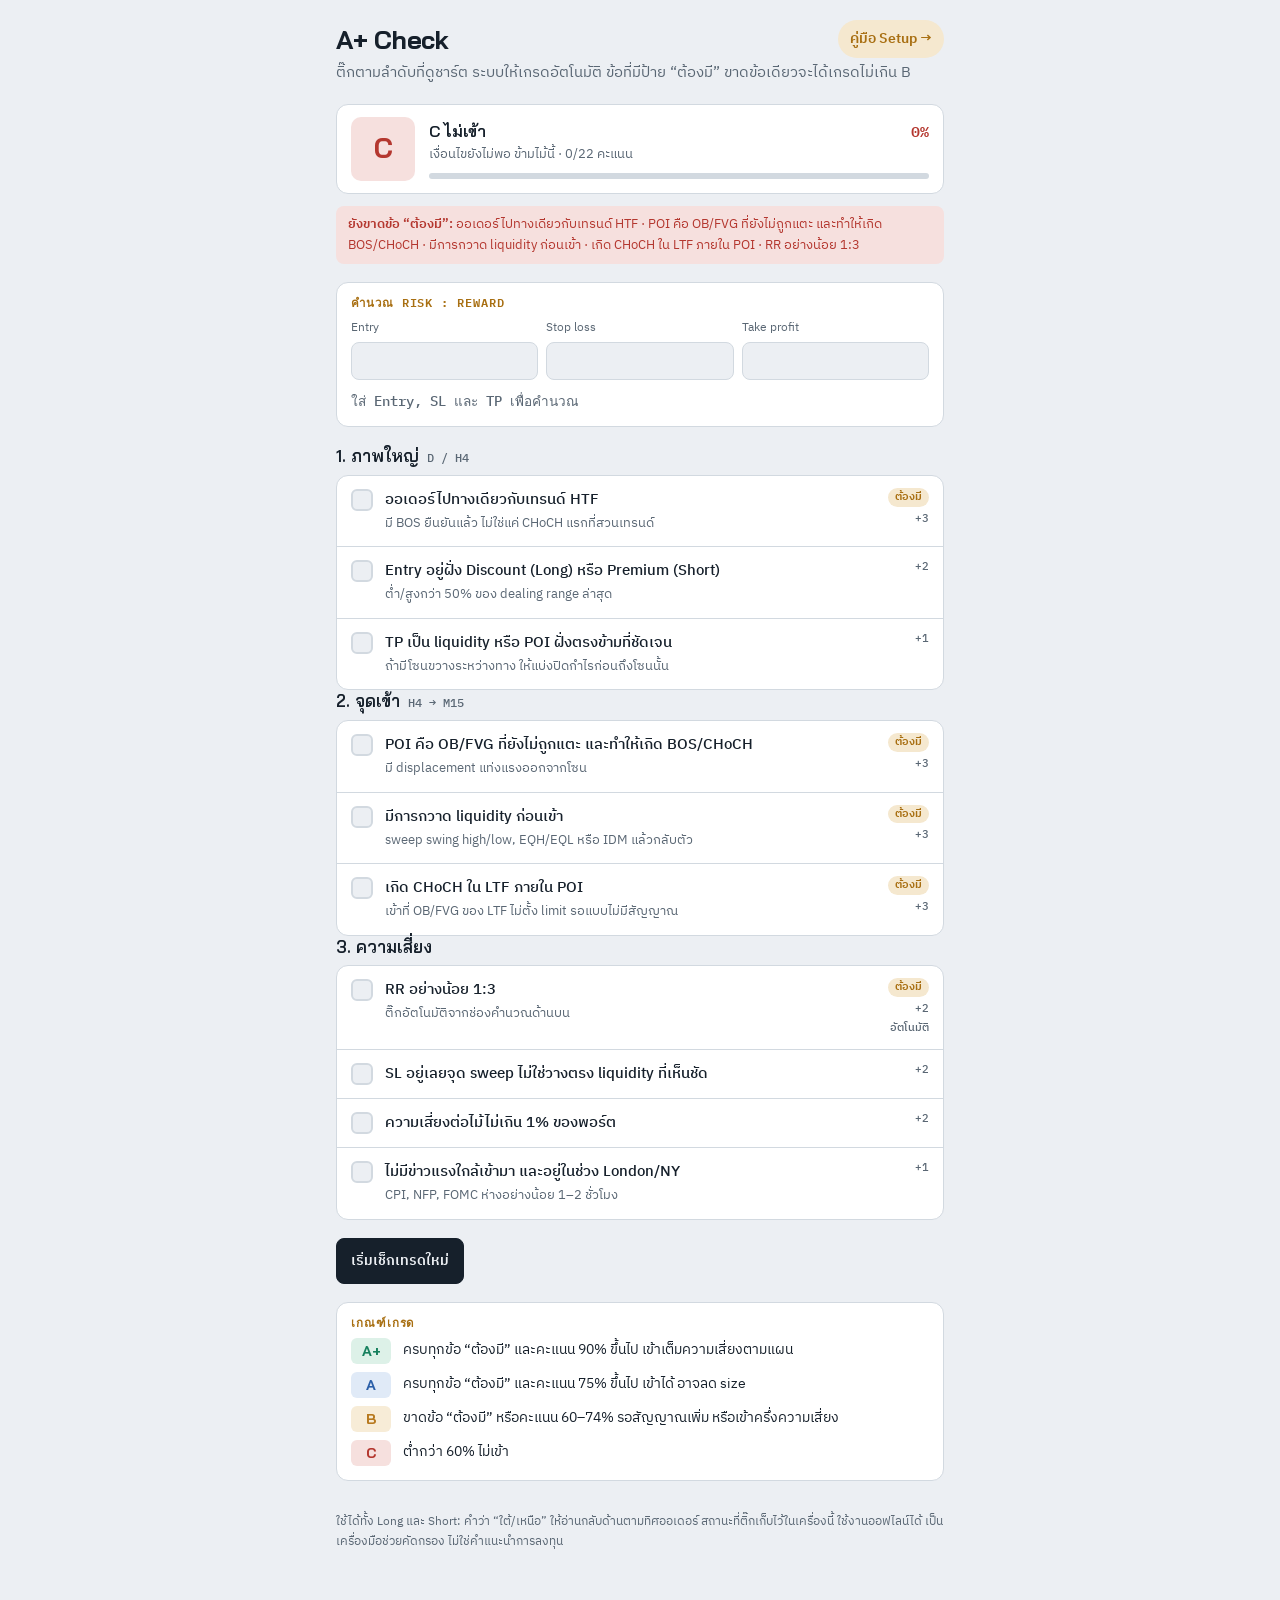
<file: aplus/index.html>
<!doctype html>
<html lang="th">
<head>
<meta charset="utf-8">
<meta name="viewport" content="width=device-width, initial-scale=1, viewport-fit=cover">
<title>A+ Check</title>
<meta name="description" content="เช็กลิสต์ SMC ก่อนเข้าเทรด พร้อมคำนวณ RR และให้เกรด A+/A/B/C">
<meta name="theme-color" content="#ECEFF3" media="(prefers-color-scheme: light)">
<meta name="theme-color" content="#0F151C" media="(prefers-color-scheme: dark)">
<meta name="apple-mobile-web-app-capable" content="yes">
<meta name="mobile-web-app-capable" content="yes">
<meta name="apple-mobile-web-app-status-bar-style" content="default">
<meta name="apple-mobile-web-app-title" content="A+ Check">
<link rel="manifest" href="manifest.json">
<link rel="icon" href="icon.svg" type="image/svg+xml">
<link rel="apple-touch-icon" href="icon-192.png">
<link rel="stylesheet" href="https://fonts.googleapis.com/css2?family=Bai+Jamjuree:wght@500;600;700&family=IBM+Plex+Sans+Thai:wght@400;500;600&family=IBM+Plex+Mono:wght@500;600&display=swap">
<style>
/* Layout: one narrow column, sticky grade bar on top, items grouped by the order you check a chart (HTF → POI → liquidity → LTF → risk → context) */
:root{
  --bg:#ECEFF3; --surface:#FFFFFF; --ink:#16202B; --muted:#5A6774; --line:#D2D9E0;
  --accent:#A86F12; --accent-soft:#F5E8CF;
  --good:#17805E; --info:#2B5FA8; --warn:#B7791F; --bad:#B4372F;
  --good-bg:#DDF1E8; --info-bg:#E0EAF7; --warn-bg:#F7ECD7; --bad-bg:#F6E0DE;
  --display:"Bai Jamjuree","IBM Plex Sans Thai",system-ui,sans-serif;
  --body:"IBM Plex Sans Thai",system-ui,sans-serif;
  --mono:"IBM Plex Mono",ui-monospace,Menlo,monospace;
}
@media (prefers-color-scheme:dark){:root:not([data-theme="light"]){
  --bg:#0F151C; --surface:#18212B; --ink:#E5EBF1; --muted:#8E9BA8; --line:#2A3543;
  --accent:#E3A940; --accent-soft:#3A2E17;
  --good:#4CC79A; --info:#7AA7EA; --warn:#E3A940; --bad:#EE7A70;
  --good-bg:#15372B; --info-bg:#1A2B44; --warn-bg:#3A2E17; --bad-bg:#3F1F1C; color-scheme:dark}}
:root[data-theme="dark"]{
  --bg:#0F151C; --surface:#18212B; --ink:#E5EBF1; --muted:#8E9BA8; --line:#2A3543;
  --accent:#E3A940; --accent-soft:#3A2E17;
  --good:#4CC79A; --info:#7AA7EA; --warn:#E3A940; --bad:#EE7A70;
  --good-bg:#15372B; --info-bg:#1A2B44; --warn-bg:#3A2E17; --bad-bg:#3F1F1C; color-scheme:dark}

*{box-sizing:border-box}
html{padding-top:env(safe-area-inset-top,0px);padding-bottom:env(safe-area-inset-bottom,0px);-webkit-text-size-adjust:100%}
body{margin:0;-webkit-tap-highlight-color:transparent}
[hidden]{display:none!important}
body{background:var(--bg);color:var(--ink);font:15px/1.6 var(--body)}
body::before{content:"";position:fixed;inset:0 0 auto;height:env(safe-area-inset-top,0px);z-index:10;background:var(--bg)}
.wrap{max-width:640px;margin:0 auto;padding-left:max(16px,env(safe-area-inset-left,0px));padding-right:max(16px,env(safe-area-inset-right,0px));padding-block:20px 48px;display:flex;flex-direction:column;gap:18px}
h1{font:700 1.6rem/1.2 var(--display);margin:0;text-wrap:balance;letter-spacing:-.01em}
.hrow{display:flex;align-items:center;justify-content:space-between;gap:12px;flex-wrap:wrap}
.guide{font:600 .85rem var(--body);color:var(--accent);background:var(--accent-soft);text-decoration:none;padding:8px 12px;border-radius:999px;white-space:nowrap}
.guide:focus-visible{outline:2px solid var(--accent);outline-offset:2px}
.lede{margin:4px 0 0;color:var(--muted);font-size:.92rem}

.bar{position:sticky;top:env(safe-area-inset-top,0px);z-index:5;background:var(--bg);padding-block:10px;margin-block:-10px}
.grade{display:flex;align-items:center;gap:14px;background:var(--surface);border:1px solid var(--line);border-radius:12px;padding:12px 14px}
.badge{flex:none;width:64px;height:64px;border-radius:10px;display:grid;place-items:center;font:700 1.7rem/1 var(--display);background:var(--g-bg);color:var(--g)}
.gtext{min-width:0;flex:1}
.gtitle{font:600 1rem/1.3 var(--display)}
.gsub{font-size:.82rem;color:var(--muted)}
.meter{height:6px;border-radius:3px;background:var(--line);margin-top:8px;overflow:hidden}
.meter span{display:block;height:100%;background:var(--g);transition:width .25s}
.score{font:600 .95rem var(--mono);font-variant-numeric:tabular-nums;color:var(--g)}
.missing{margin:-6px 0 0;padding:8px 12px;border-radius:8px;background:var(--bad-bg);color:var(--bad);font-size:.82rem}
.missing b{font-weight:600}

.card{background:var(--surface);border:1px solid var(--line);border-radius:12px;padding:14px}
.eyebrow{font:600 .72rem/1 var(--mono);letter-spacing:.08em;text-transform:uppercase;color:var(--accent)}
.rr-grid{display:grid;grid-template-columns:repeat(3,minmax(0,1fr));gap:8px;margin-top:10px}
.rr-grid label{display:flex;flex-direction:column;gap:4px;font-size:.78rem;color:var(--muted);min-width:0}
input[type=number]{width:100%;min-width:0;font:500 .95rem var(--mono);font-variant-numeric:tabular-nums;padding:8px;border:1px solid var(--line);border-radius:8px;background:var(--bg);color:var(--ink)}
input[type=number]:focus-visible{outline:2px solid var(--accent);outline-offset:1px}
.rr-out{display:flex;flex-wrap:wrap;gap:6px 16px;margin-top:10px;font:500 .85rem var(--mono);font-variant-numeric:tabular-nums;color:var(--muted)}
.rr-out strong{color:var(--ink)}
.rr-big{font:700 1.15rem var(--mono);color:var(--accent)}

section h2{font:600 1.05rem/1.3 var(--display);margin:0 0 8px;display:flex;align-items:baseline;gap:8px}
section h2 .tf{font:500 .75rem var(--mono);color:var(--muted)}
.items{display:flex;flex-direction:column;border:1px solid var(--line);border-radius:12px;background:var(--surface);overflow:hidden}
.item{display:grid;grid-template-columns:24px minmax(0,1fr) auto;gap:10px;align-items:start;padding:12px 14px;cursor:pointer;border-top:1px solid var(--line)}
.item:first-child{border-top:0}
.item input{appearance:none;width:22px;height:22px;margin:1px 0 0;border:2px solid var(--line);border-radius:6px;display:grid;place-items:center;cursor:pointer;background:var(--bg)}
.item input:checked{background:var(--good);border-color:var(--good)}
.item input:checked::after{content:"";width:6px;height:11px;border:solid var(--surface);border-width:0 2.5px 2.5px 0;transform:translateY(-1px) rotate(45deg)}
.item input:focus-visible{outline:2px solid var(--accent);outline-offset:2px}
.item input:disabled{cursor:default}
.t{font-weight:500}
.n{display:block;font-size:.8rem;color:var(--muted);margin-top:2px}
.tags{display:flex;flex-direction:column;align-items:flex-end;gap:4px}
.must{font:600 .68rem/1 var(--body);padding:4px 7px;border-radius:999px;background:var(--accent-soft);color:var(--accent);white-space:nowrap}
.w{font:500 .7rem var(--mono);color:var(--muted);white-space:nowrap}
.auto{font:500 .68rem var(--body);color:var(--muted)}
.item.on .t{color:var(--ink)}
.item:not(.on).req .t{color:var(--ink)}

.actions{display:flex;flex-wrap:wrap;gap:8px}
button{font:600 .88rem var(--body);padding:10px 14px;border-radius:8px;border:1px solid var(--line);background:var(--surface);color:var(--ink);cursor:pointer}
button.primary{background:var(--ink);color:var(--bg);border-color:var(--ink)}
button:focus-visible{outline:2px solid var(--accent);outline-offset:2px}
.example{font-size:.8rem;color:var(--muted)}

.legend{display:grid;grid-template-columns:auto minmax(0,1fr);gap:8px 12px;font-size:.85rem;align-items:center}
.lg{font:700 .9rem var(--display);width:40px;text-align:center;padding:4px 0;border-radius:6px}
.foot{font-size:.78rem;color:var(--muted)}
@media (prefers-reduced-motion:reduce){.meter span{transition:none}}
</style>
</head>
<body>

<div class="wrap">
  <header>
    <div class="hrow"><h1>A+ Check</h1><a class="guide" href="guide.html">คู่มือ Setup →</a></div>
    <p class="lede">ติ๊กตามลำดับที่ดูชาร์ต ระบบให้เกรดอัตโนมัติ ข้อที่มีป้าย “ต้องมี” ขาดข้อเดียวจะได้เกรดไม่เกิน B</p>
  </header>

  <div class="bar">
    <div class="grade" id="gradeBox">
      <div class="badge" id="badge">–</div>
      <div class="gtext">
        <div style="display:flex;justify-content:space-between;gap:8px;align-items:baseline">
          <div class="gtitle" id="gtitle">–</div>
          <div class="score" id="score">0%</div>
        </div>
        <div class="gsub" id="gsub"></div>
        <div class="meter"><span id="meter" style="width:0"></span></div>
      </div>
    </div>
  </div>
  <div class="missing" id="missing" hidden></div>

  <div class="card">
    <div class="eyebrow">คำนวณ Risk : Reward</div>
    <div class="rr-grid">
      <label for="entry">Entry<input id="entry" type="number" inputmode="decimal" step="any"></label>
      <label for="sl">Stop loss<input id="sl" type="number" inputmode="decimal" step="any"></label>
      <label for="tp">Take profit<input id="tp" type="number" inputmode="decimal" step="any"></label>
    </div>
    <div class="rr-out" id="rrOut"></div>
  </div>

  <div id="sections"></div>

  <div class="actions">
    <button class="primary" id="reset" type="button">เริ่มเช็กเทรดใหม่</button>
  </div>

  <div class="card">
    <div class="eyebrow" style="margin-bottom:10px">เกณฑ์เกรด</div>
    <div class="legend">
      <span class="lg" style="background:var(--good-bg);color:var(--good)">A+</span><span>ครบทุกข้อ “ต้องมี” และคะแนน 90% ขึ้นไป เข้าเต็มความเสี่ยงตามแผน</span>
      <span class="lg" style="background:var(--info-bg);color:var(--info)">A</span><span>ครบทุกข้อ “ต้องมี” และคะแนน 75% ขึ้นไป เข้าได้ อาจลด size</span>
      <span class="lg" style="background:var(--warn-bg);color:var(--warn)">B</span><span>ขาดข้อ “ต้องมี” หรือคะแนน 60–74% รอสัญญาณเพิ่ม หรือเข้าครึ่งความเสี่ยง</span>
      <span class="lg" style="background:var(--bad-bg);color:var(--bad)">C</span><span>ต่ำกว่า 60% ไม่เข้า</span>
    </div>
  </div>
  <p class="foot">ใช้ได้ทั้ง Long และ Short: คำว่า “ใต้/เหนือ” ให้อ่านกลับด้านตามทิศออเดอร์ สถานะที่ติ๊กเก็บไว้ในเครื่องนี้ ใช้งานออฟไลน์ได้ เป็นเครื่องมือช่วยคัดกรอง ไม่ใช่คำแนะนำการลงทุน</p>
</div>

<script>
const SECTIONS=[
 {h:"1. ภาพใหญ่",tf:"D / H4",items:[
  {id:"htf",t:"ออเดอร์ไปทางเดียวกับเทรนด์ HTF",n:"มี BOS ยืนยันแล้ว ไม่ใช่แค่ CHoCH แรกที่สวนเทรนด์",w:3,must:1},
  {id:"pd",t:"Entry อยู่ฝั่ง Discount (Long) หรือ Premium (Short)",n:"ต่ำ/สูงกว่า 50% ของ dealing range ล่าสุด",w:2},
  {id:"target",t:"TP เป็น liquidity หรือ POI ฝั่งตรงข้ามที่ชัดเจน",n:"ถ้ามีโซนขวางระหว่างทาง ให้แบ่งปิดกำไรก่อนถึงโซนนั้น",w:1}
 ]},
 {h:"2. จุดเข้า",tf:"H4 → M15",items:[
  {id:"poi",t:"POI คือ OB/FVG ที่ยังไม่ถูกแตะ และทำให้เกิด BOS/CHoCH",n:"มี displacement แท่งแรงออกจากโซน",w:3,must:1},
  {id:"sweep",t:"มีการกวาด liquidity ก่อนเข้า",n:"sweep swing high/low, EQH/EQL หรือ IDM แล้วกลับตัว",w:3,must:1},
  {id:"ltf",t:"เกิด CHoCH ใน LTF ภายใน POI",n:"เข้าที่ OB/FVG ของ LTF ไม่ตั้ง limit รอแบบไม่มีสัญญาณ",w:3,must:1}
 ]},
 {h:"3. ความเสี่ยง",tf:"",items:[
  {id:"rr",t:"RR อย่างน้อย 1:3",n:"ติ๊กอัตโนมัติจากช่องคำนวณด้านบน",w:2,must:1,auto:1},
  {id:"slpos",t:"SL อยู่เลยจุด sweep ไม่ใช่วางตรง liquidity ที่เห็นชัด",n:"",w:2},
  {id:"risk",t:"ความเสี่ยงต่อไม้ไม่เกิน 1% ของพอร์ต",n:"",w:2},
  {id:"news",t:"ไม่มีข่าวแรงใกล้เข้ามา และอยู่ในช่วง London/NY",n:"CPI, NFP, FOMC ห่างอย่างน้อย 1–2 ชั่วโมง",w:1}
 ]}
];
const ALL=SECTIONS.flatMap(s=>s.items), TOTAL=ALL.reduce((a,i)=>a+i.w,0);
const KEY="aplus-app-v1";
let state={entry:"",sl:"",tp:"",checked:[],example:false};
try{const s=JSON.parse(localStorage.getItem(KEY));if(s)state=s;}catch(e){}
const $=id=>document.getElementById(id);
const fmt=n=>n.toLocaleString("en-US",{maximumFractionDigits:2});

function render(){
  $("sections").innerHTML=SECTIONS.map(s=>`<section><h2>${s.h}${s.tf?`<span class="tf">${s.tf}</span>`:""}</h2><div class="items">${
    s.items.map(i=>`<label class="item${i.must?" req":""}" for="c_${i.id}"><input type="checkbox" id="c_${i.id}" data-id="${i.id}"${i.auto?" disabled":""}><span><span class="t">${i.t}</span>${i.n?`<span class="n">${i.n}</span>`:""}</span><span class="tags">${i.must?'<span class="must">ต้องมี</span>':""}<span class="w">+${i.w}</span>${i.auto?'<span class="auto">อัตโนมัติ</span>':""}</span></label>`).join("")
  }</div></section>`).join("");
  document.querySelectorAll(".item input:not([disabled])").forEach(el=>el.addEventListener("change",()=>{
    const id=el.dataset.id;state.checked=state.checked.filter(x=>x!==id);if(el.checked)state.checked.push(id);state.example=false;update();
  }));
  ["entry","sl","tp"].forEach(k=>{$(k).value=state[k]||"";$(k).oninput=()=>{state[k]=$(k).value;state.example=false;update()}});
}

function rr(){
  const e=parseFloat(state.entry),s=parseFloat(state.sl),t=parseFloat(state.tp);
  if([e,s,t].some(isNaN)||e===s)return null;
  const risk=Math.abs(e-s),reward=Math.abs(t-e),dir=s<e?"Long":"Short";
  const valid=(dir==="Long"&&t>e)||(dir==="Short"&&t<e);
  return {risk,reward,ratio:reward/risk,dir,valid};
}

function update(){
  const r=rr();
  const rrOk=!!(r&&r.valid&&r.ratio>=3);
  state.checked=state.checked.filter(x=>x!=="rr");if(rrOk)state.checked.push("rr");
  $("rrOut").innerHTML=r?(r.valid?`<span class="rr-big">1 : ${r.ratio.toFixed(2)}</span><span>${r.dir}</span><span>Risk <strong>${fmt(r.risk)}</strong></span><span>Reward <strong>${fmt(r.reward)}</strong></span>`:`<span style="color:var(--bad)">TP อยู่ผิดฝั่งเมื่อเทียบกับ SL ตรวจตัวเลขอีกครั้ง</span>`):`<span>ใส่ Entry, SL และ TP เพื่อคำนวณ</span>`;
  ALL.forEach(i=>{const el=$("c_"+i.id);const on=state.checked.includes(i.id);el.checked=on;el.closest(".item").classList.toggle("on",on)});
  const pts=ALL.filter(i=>state.checked.includes(i.id)).reduce((a,i)=>a+i.w,0);
  const pct=Math.round(pts/TOTAL*100);
  const miss=ALL.filter(i=>i.must&&!state.checked.includes(i.id));
  let g,c,bg,title,sub;
  if(!miss.length&&pct>=90){g="A+";c="--good";bg="--good-bg";title="A+ เข้าได้ตามแผน";sub="ครบทุกเงื่อนไขหลัก"}
  else if(!miss.length&&pct>=75){g="A";c="--info";bg="--info-bg";title="A เข้าได้";sub="ครบเงื่อนไขหลัก แต่ยังมีจุดเสริมที่ขาด"}
  else if(pct>=60||(miss.length&&pct>=60)){g="B";c="--warn";bg="--warn-bg";title="B รอสัญญาณเพิ่ม";sub=miss.length?"ขาดเงื่อนไขหลัก เกรดถูกจำกัดไว้ที่ B":"คะแนนยังไม่ถึงเกณฑ์ A"}
  else{g="C";c="--bad";bg="--bad-bg";title="C ไม่เข้า";sub="เงื่อนไขยังไม่พอ ข้ามไม้นี้"}
  const box=$("gradeBox");box.style.setProperty("--g",`var(${c})`);box.style.setProperty("--g-bg",`var(${bg})`);
  $("badge").textContent=g;$("gtitle").textContent=title;$("gsub").textContent=`${sub} · ${pts}/${TOTAL} คะแนน`;
  $("score").textContent=pct+"%";$("meter").style.width=pct+"%";
  const m=$("missing");m.hidden=!miss.length;m.innerHTML=miss.length?`<b>ยังขาดข้อ “ต้องมี”:</b> ${miss.map(i=>i.t).join(" · ")}`:"";
  try{localStorage.setItem(KEY,JSON.stringify(state))}catch(e){}
}

$("reset").onclick=()=>{state={entry:"",sl:"",tp:"",checked:[],example:false};render();update();window.scrollTo({top:0})};
render();update();
if("serviceWorker" in navigator){addEventListener("load",()=>navigator.serviceWorker.register("sw.js").catch(()=>{}))}
</script>
</body>
</html>
</file>
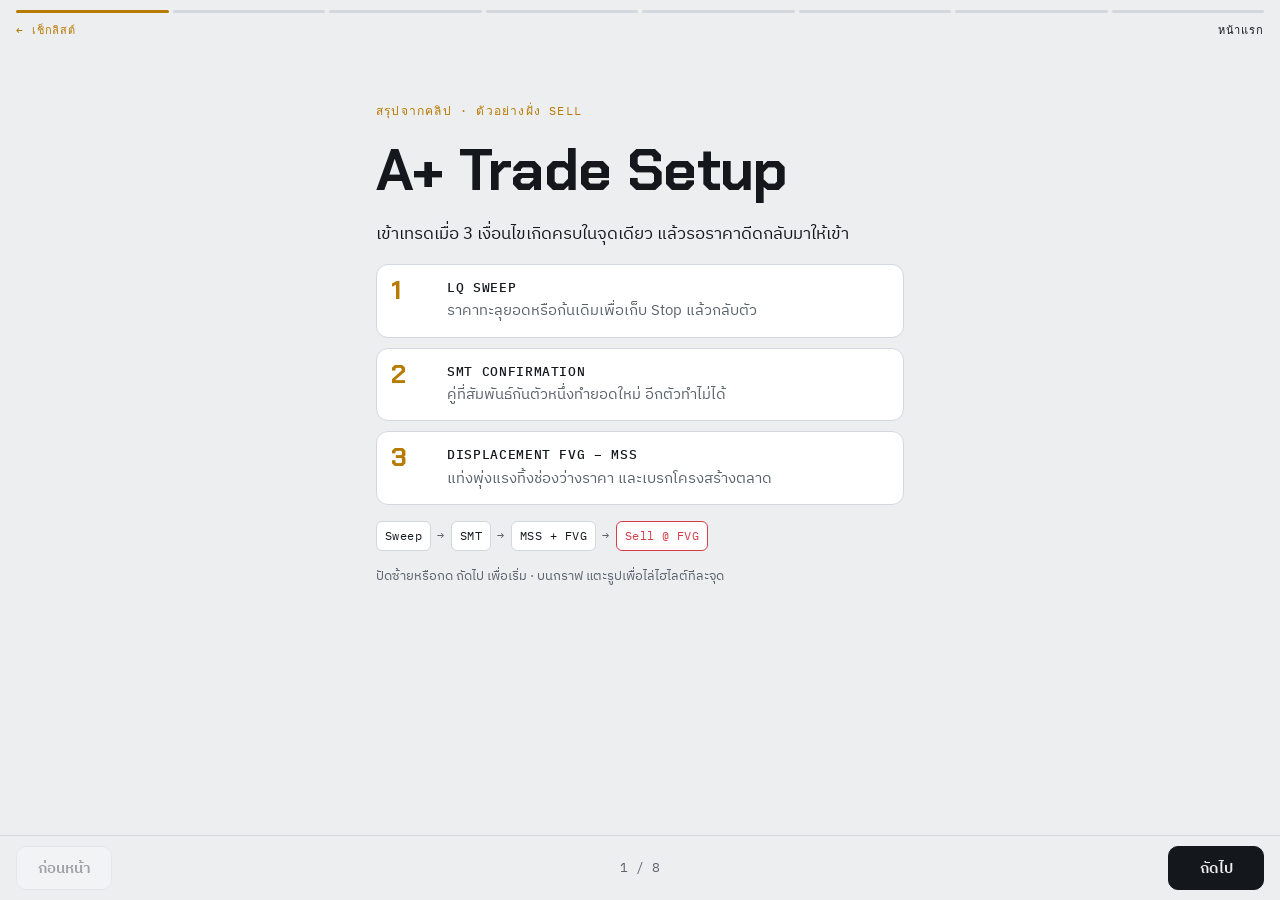
<file: aplus/guide.html>
<!doctype html>
<html lang="th">
<head>
<meta charset="utf-8">
<meta name="viewport" content="width=device-width, initial-scale=1, viewport-fit=cover">
<title>คู่มือ A+ Setup · A+ Check</title>
<meta name="theme-color" content="#ECEEF0" media="(prefers-color-scheme: light)">
<meta name="theme-color" content="#0E1216" media="(prefers-color-scheme: dark)">
<meta name="apple-mobile-web-app-capable" content="yes">
<meta name="mobile-web-app-capable" content="yes">
<meta name="apple-mobile-web-app-title" content="A+ Check">
<link rel="manifest" href="manifest.json">
<link rel="icon" href="icon.svg" type="image/svg+xml">
<link rel="apple-touch-icon" href="icon-192.png">
<link rel="preconnect" href="https://fonts.googleapis.com">
<link rel="preconnect" href="https://fonts.gstatic.com" crossorigin>
<link rel="stylesheet" href="https://fonts.googleapis.com/css2?family=Chakra+Petch:wght@600;700&family=IBM+Plex+Sans+Thai:wght@400;500;600&family=IBM+Plex+Mono:wght@500&display=swap">
<style>
/* Layout: a swipeable phone deck. One slide per screen, progress bar on top, prev/next at the thumb. Charts get tap-through highlights. */
:root{
  --bg:#ECEEF0; --surface:#FFFFFF; --ink:#14181D; --muted:#5A626C; --line:#D3D8DE;
  --accent:#B77B00; --accent-soft:#F6E7C2; --bull:#2B8670; --bear:#D23F47; --dim:rgba(12,16,20,.58);
  --f-display:"Chakra Petch","IBM Plex Sans Thai",system-ui,sans-serif;
  --f-body:"IBM Plex Sans Thai","Noto Sans Thai",system-ui,sans-serif;
  --f-mono:"IBM Plex Mono",ui-monospace,Menlo,monospace;
}
@media (prefers-color-scheme: dark){ :root:not([data-theme="light"]){
  --bg:#0E1216; --surface:#171C22; --ink:#E7EBEE; --muted:#97A1AB; --line:#29313A;
  --accent:#F0B43A; --accent-soft:#3A2E14; --bull:#4DB59B; --bear:#F06169; --dim:rgba(6,8,10,.62); color-scheme:dark }}
:root[data-theme="dark"]{
  --bg:#0E1216; --surface:#171C22; --ink:#E7EBEE; --muted:#97A1AB; --line:#29313A;
  --accent:#F0B43A; --accent-soft:#3A2E14; --bull:#4DB59B; --bear:#F06169; --dim:rgba(6,8,10,.62); color-scheme:dark }

html{height:100%;box-sizing:border-box}
*,*::before,*::after{box-sizing:inherit}
body{height:100%;background:var(--bg);color:var(--ink);font-family:var(--f-body);font-size:16px;line-height:1.65;overflow:hidden}
.app{height:100%;display:grid;grid-template-rows:auto 1fr auto}

/* top progress */
.top{padding-block:10px 8px;padding-left:max(16px,env(safe-area-inset-left,0px));padding-right:max(16px,env(safe-area-inset-right,0px));display:grid;gap:8px}
.bars{display:grid;grid-template-columns:repeat(8,1fr);gap:4px}
.bars span{height:3px;border-radius:2px;background:var(--line);transition:background .25s}
.bars span.on{background:var(--accent)}
.where{font-family:var(--f-mono);font-size:11px;letter-spacing:.08em;text-transform:uppercase;color:var(--muted);display:flex;justify-content:space-between;gap:12px}
.where b{color:var(--ink);font-weight:500;white-space:nowrap;overflow:hidden;text-overflow:ellipsis}

.where .back{color:var(--accent);text-decoration:none;font-weight:500;white-space:nowrap}
.where .back:focus-visible{outline:2px solid var(--accent);outline-offset:2px}

/* deck */
.deck{display:flex;overflow-x:auto;overflow-y:hidden;scroll-snap-type:x mandatory;scrollbar-width:none;overscroll-behavior-x:contain;min-height:0}
.deck::-webkit-scrollbar{display:none}
.slide{flex:0 0 100%;scroll-snap-align:start;scroll-snap-stop:always;overflow-y:auto;overscroll-behavior-y:contain;min-width:0}
.inner{max-width:560px;margin:0 auto;padding-block:8px 28px;padding-left:max(16px,env(safe-area-inset-left,0px));padding-right:max(16px,env(safe-area-inset-right,0px));display:flex;flex-direction:column;gap:16px}

.eyebrow{font-family:var(--f-mono);font-size:12px;letter-spacing:.1em;text-transform:uppercase;color:var(--accent)}
h1,h2{font-family:var(--f-display);font-weight:700;line-height:1.15;margin:0;text-wrap:balance}
h1{font-size:clamp(40px,12vw,58px);letter-spacing:-.01em}
h2{font-size:clamp(26px,7.4vw,32px)}
h2 small{display:block;font-family:var(--f-mono);font-weight:500;font-size:12px;letter-spacing:.08em;color:var(--muted);margin-top:6px;text-transform:uppercase}
h3{font-size:15px;margin:0;font-weight:600}
p{margin:0}
.lead{font-size:17px}
.quote{border-left:3px solid var(--accent);padding:2px 0 2px 12px;color:var(--muted);font-size:15px}
.quote cite{display:block;font-style:normal;font-family:var(--f-mono);font-size:11px;letter-spacing:.06em;margin-top:4px;text-transform:uppercase}
.note{font-size:14px;background:var(--accent-soft);border-radius:10px;padding:12px 14px}
.note strong{font-weight:600}
.tag{display:inline-block;font-family:var(--f-mono);font-size:10.5px;letter-spacing:.06em;text-transform:uppercase;padding:1px 6px;border-radius:4px;border:1px solid var(--line);color:var(--muted);vertical-align:2px;white-space:nowrap}
.tag.interp{border-color:var(--accent);color:var(--accent)}
ul.pts{margin:0;padding:0;list-style:none;display:grid;gap:10px}
ul.pts li{display:grid;grid-template-columns:auto 1fr;gap:10px;align-items:baseline}
ul.pts li::before{content:"";width:7px;height:7px;border-radius:2px;background:var(--accent);transform:translateY(-2px)}

/* chart */
figure.chart{margin:0;display:grid;gap:10px}
.frame{position:relative;border-radius:12px;overflow:hidden;border:1px solid var(--line);background:#F1F1F1;cursor:pointer;-webkit-tap-highlight-color:transparent}
.frame img{display:block;width:100%;height:auto}
.frame svg{position:absolute;inset:0;width:100%;height:100%;pointer-events:none}
.frame .dimr{fill:var(--dim);opacity:0;transition:opacity .25s}
.frame.active .dimr{opacity:1}
.frame .ring{fill:none;stroke:var(--accent);stroke-width:6;filter:drop-shadow(0 0 6px var(--accent))}
.hint{position:absolute;right:8px;bottom:8px;font-family:var(--f-mono);font-size:10.5px;letter-spacing:.06em;text-transform:uppercase;background:var(--surface);color:var(--muted);border:1px solid var(--line);padding:3px 8px;border-radius:999px;pointer-events:none}
.frame.active .hint{display:none}
.chips{display:flex;flex-wrap:wrap;gap:6px}
.chip{font:500 13px/1.2 var(--f-body);color:var(--ink);background:var(--surface);border:1px solid var(--line);border-radius:999px;padding:7px 11px;cursor:pointer;display:inline-flex;gap:6px;align-items:center}
.chip i{font-style:normal;font-family:var(--f-mono);font-size:11px;color:var(--muted)}
.chip[aria-pressed="true"]{background:var(--accent);border-color:var(--accent);color:var(--surface)}
.chip[aria-pressed="true"] i{color:var(--surface)}
.cap{min-height:3.3em;font-size:15px;background:var(--surface);border:1px solid var(--line);border-radius:10px;padding:10px 12px}
.cap b{font-weight:600;color:var(--accent)}
.cap.idle{color:var(--muted)}

/* cover */
.cover{padding-top:6vh}
.comp{display:grid;gap:10px;margin:0;padding:0;list-style:none}
.comp li{display:grid;grid-template-columns:44px 1fr;gap:12px;align-items:start;background:var(--surface);border:1px solid var(--line);border-radius:12px;padding:12px 14px}
.comp .n{font-family:var(--f-display);font-size:26px;font-weight:700;color:var(--accent);line-height:1}
.comp b{display:block;font-family:var(--f-mono);font-weight:500;font-size:13px;letter-spacing:.05em}
.comp span{font-size:14.5px;color:var(--muted)}
.flow{display:flex;flex-wrap:wrap;align-items:center;gap:6px;font-family:var(--f-mono);font-size:12px;letter-spacing:.04em}
.flow span{padding:4px 8px;border-radius:6px;background:var(--surface);border:1px solid var(--line)}
.flow em{font-style:normal;color:var(--muted)}
.flow .bear{color:var(--bear);border-color:var(--bear)}

/* tables */
.tbl{overflow-x:auto;border:1px solid var(--line);border-radius:10px;background:var(--surface)}
table{border-collapse:collapse;width:100%;font-size:14px}
th,td{text-align:left;padding:9px 12px;border-bottom:1px solid var(--line);vertical-align:top}
tr:last-child td{border-bottom:0}
th{font-family:var(--f-mono);font-weight:500;font-size:11px;letter-spacing:.06em;text-transform:uppercase;color:var(--muted)}
td:first-child{font-weight:600;white-space:nowrap}

/* checklist */
.check{display:grid;gap:8px}
.check label{display:grid;grid-template-columns:24px 1fr;gap:12px;align-items:start;background:var(--surface);border:1px solid var(--line);border-radius:10px;padding:12px 14px;cursor:pointer}
.check input{width:20px;height:20px;margin:3px 0 0;accent-color:var(--accent)}
.check input:checked + span{color:var(--muted);text-decoration:line-through;text-decoration-color:var(--accent)}
.row{display:flex;justify-content:space-between;align-items:center;gap:12px;flex-wrap:wrap}
.count{font-family:var(--f-mono);font-size:13px;color:var(--muted)}
.count b{color:var(--accent);font-weight:500}
.ghost{font:500 13px var(--f-body);background:none;border:1px solid var(--line);color:var(--ink);border-radius:8px;padding:6px 12px;cursor:pointer}
dl.gl{margin:0;display:grid;gap:0;background:var(--surface);border:1px solid var(--line);border-radius:12px}
dl.gl div{display:grid;grid-template-columns:96px 1fr;gap:12px;padding:10px 14px;border-bottom:1px solid var(--line)}
dl.gl div:last-child{border-bottom:0}
dl.gl dt{font-family:var(--f-mono);font-size:13px;font-weight:500;color:var(--accent)}
dl.gl dd{margin:0;font-size:14.5px}
.foot{font-size:12.5px;color:var(--muted)}

/* bottom nav */
.nav{display:grid;grid-template-columns:auto 1fr auto;align-items:center;gap:12px;padding-block:10px;padding-left:max(16px,env(safe-area-inset-left,0px));padding-right:max(16px,env(safe-area-inset-right,0px));border-top:1px solid var(--line);background:var(--bg)}
.nav button{font:600 15px var(--f-body);min-width:96px;height:44px;border-radius:10px;border:1px solid var(--line);background:var(--surface);color:var(--ink);cursor:pointer}
.nav button.next{background:var(--ink);color:var(--bg);border-color:var(--ink)}
.nav button:disabled{opacity:.35;cursor:default}
.nav .pg{text-align:center;font-family:var(--f-mono);font-size:13px;color:var(--muted);font-variant-numeric:tabular-nums}
button:focus-visible,.chip:focus-visible,.frame:focus-visible,input:focus-visible{outline:2px solid var(--accent);outline-offset:2px}
@media (prefers-reduced-motion:reduce){*{transition:none!important;scroll-behavior:auto!important}}
</style>

<style>:root{padding-top:env(safe-area-inset-top,0px);padding-bottom:env(safe-area-inset-bottom,0px)}body{margin:0}img{max-width:100%}[hidden]{display:none!important}</style>
</head>
<body>
<div class="app">
  <header class="top">
    <div class="bars" id="bars"></div>
    <div class="where"><a class="back" href="./">← เช็กลิสต์</a><b id="whereR"></b></div>
  </header>

  <main class="deck" id="deck">

    <section class="slide" data-name="หน้าแรก"><div class="inner cover">
      <div class="eyebrow">สรุปจากคลิป · ตัวอย่างฝั่ง Sell</div>
      <h1>A+ Trade Setup</h1>
      <p class="lead">เข้าเทรดเมื่อ 3 เงื่อนไขเกิดครบในจุดเดียว แล้วรอราคาดีดกลับมาให้เข้า</p>
      <ul class="comp">
        <li><div class="n">1</div><div><b>LQ SWEEP</b><span>ราคาทะลุยอดหรือก้นเดิมเพื่อเก็บ Stop แล้วกลับตัว</span></div></li>
        <li><div class="n">2</div><div><b>SMT CONFIRMATION</b><span>คู่ที่สัมพันธ์กันตัวหนึ่งทำยอดใหม่ อีกตัวทำไม่ได้</span></div></li>
        <li><div class="n">3</div><div><b>DISPLACEMENT FVG – MSS</b><span>แท่งพุ่งแรงทิ้งช่องว่างราคา และเบรกโครงสร้างตลาด</span></div></li>
      </ul>
      <div class="flow" aria-label="ลำดับเหตุการณ์"><span>Sweep</span><em>→</em><span>SMT</span><em>→</em><span>MSS + FVG</span><em>→</em><span class="bear">Sell @ FVG</span></div>
      <p class="foot">ปัดซ้ายหรือกด ถัดไป เพื่อเริ่ม · บนกราฟ แตะรูปเพื่อไล่ไฮไลต์ทีละจุด</p>
    </div></section>

    <section class="slide" data-name="ภาพรวม"><div class="inner">
      <div class="eyebrow">ภาพรวมทั้งเซ็ตอัพ</div>
      <h2>เรื่องราวบนกราฟเดียว<small>The A+ Trade Setup</small></h2>
      <figure class="chart" data-k="ov"></figure>
      <p class="foot">กรอบสีเหลืองบนกราฟคือช่วงที่ถือออเดอร์ จาก FVG ลงไปจนถึง SSL</p>
    </div></section>

    <section class="slide" data-name="Step 1 · Sweep"><div class="inner">
      <div class="eyebrow">Step 1</div>
      <h2>สภาพคล่องถูกกวาด<small>Liquidity gets swept</small></h2>
      <p class="quote">การเคลื่อนที่นี้มักใช้ดักเทรดเดอร์ให้เข้าผิดทาง ก่อนที่ตลาดจะเผยทิศทางจริง<cite>แปลจากสไลด์</cite></p>
      <figure class="chart" data-k="s1"></figure>
      <ul class="pts">
        <li><span><strong>ตำแหน่ง:</strong> ควรเกิดที่หรือใกล้โซน HTF เช่น Order Block หรือ FVG ของ TF ใหญ่</span></li>
        <li><span><strong>ลักษณะที่ดี:</strong> ไส้ทะลุเส้นยอดเดิม แต่ตัวเทียนปิดกลับใต้เส้น แล้วตามด้วยแท่งแดงยาว</span></li>
        <li><span><strong>ห้ามทำ:</strong> อย่าเข้าเพราะเห็นไส้ทะลุอย่างเดียว ต้องรอ Step 2–3 ยืนยันก่อน</span></li>
      </ul>
    </div></section>

    <section class="slide" data-name="Step 2 · SMT"><div class="inner">
      <div class="eyebrow">Step 2</div>
      <h2>เกิด SMT Divergence<small>SMT divergence appears</small></h2>
      <p class="quote">เกิดเมื่อมีการกวาดสภาพคล่องในสองคู่ที่สัมพันธ์กัน แต่คู่หนึ่งกวาดไม่สำเร็จ: Sweep + Failed Sweep<cite>แปลจากสไลด์</cite></p>
      <figure class="chart" data-k="s2"></figure>
      <h3>ใช้กับ XAUUSD <span class="tag interp">เสริม ไม่อยู่ในคลิป</span></h3>
      <div class="tbl"><table>
        <thead><tr><th>คู่เทียบ</th><th>สัมพันธ์</th><th>สัญญาณ Sell</th></tr></thead>
        <tbody>
          <tr><td>XAU vs XAG</td><td>ทางเดียวกัน</td><td>ทองทำยอดใหม่ แต่เงินไม่ทำ</td></tr>
          <tr><td>XAU vs DXY</td><td>สวนทางกัน</td><td>ทองทำยอดใหม่ แต่ DXY ไม่ทำก้นใหม่</td></tr>
        </tbody>
      </table></div>
      <p class="foot">เปิดสองกราฟใน Timeframe เดียวกัน และเทียบยอดหรือก้นคู่เดียวกันเสมอ</p>
    </div></section>

    <section class="slide" data-name="Step 3 · ยืนยัน"><div class="inner">
      <div class="eyebrow">Step 3</div>
      <h2>สัญญาณยืนยันตรงกัน<small>Confirmation aligns</small></h2>
      <p class="quote">มองหาแท่งเทียนแรงที่ปิดทะลุ Swing พร้อม Market Structure Shift และ Fair Value Gap แสดงว่าการเคลื่อนที่มีโมเมนตัมแรงจริง<cite>แปลจากสไลด์</cite></p>
      <figure class="chart" data-k="s3"></figure>
      <p class="note"><strong>ระวัง:</strong> สไลด์เขียนว่า “close above the swing” ซึ่งเป็นกรณี Buy แต่กราฟตัวอย่างเป็น Sell จึงต้อง <strong>ปิดใต้ Swing Low</strong> หลักคือปิดทะลุ Swing ไปทางตรงข้ามกับฝั่งที่ถูกกวาด</p>
    </div></section>

    <section class="slide" data-name="Step 4 · เข้าเทรด"><div class="inner">
      <div class="eyebrow">Step 4</div>
      <h2>เหนี่ยวไก<small>Pull the trigger</small></h2>
      <p class="lead">เมื่อครบ 3 เงื่อนไข รอราคาดีดกลับเข้า FVG แล้วเข้าตามทิศของแท่งทุบ</p>
      <figure class="chart" data-k="s4"></figure>
      <div class="tbl"><table>
        <thead><tr><th>ส่วน</th><th>ตำแหน่ง</th><th>ที่มา</th></tr></thead>
        <tbody>
          <tr><td>Entry</td><td>ราคาดีดกลับเข้า FVG</td><td><span class="tag">สไลด์</span></td></tr>
          <tr><td>Stop Loss</td><td>เหนือยอดที่ถูก Sweep</td><td><span class="tag interp">ตีความ</span></td></tr>
          <tr><td>Take Profit</td><td>SSL ใต้ก้นเดิม</td><td><span class="tag interp">ตีความ</span></td></tr>
        </tbody>
      </table></div>
      <p class="foot">สไลด์นี้ไม่มีคำอธิบาย จุด SL และ TP อ่านจากตำแหน่งกล่องบนกราฟ</p>
    </div></section>

    <section class="slide" data-name="Checklist"><div class="inner">
      <div class="eyebrow">ก่อนกดเข้าออเดอร์</div>
      <h2>Checklist</h2>
      <div class="row"><span class="count" id="cnt"><b>0</b> / 6 ข้อ</span><button class="ghost" id="reset" type="button">ล้างทั้งหมด</button></div>
      <div class="check" id="checks">
        <label><input type="checkbox" id="c1"><span>ราคาอยู่ที่โซน HTF หรือใกล้สภาพคล่องสำคัญ</span></label>
        <label><input type="checkbox" id="c2"><span>เกิด Liquidity Sweep ไส้ทะลุยอดหรือก้นเดิมแล้วปิดกลับ</span></label>
        <label><input type="checkbox" id="c3"><span>มี SMT กับคู่ที่สัมพันธ์กัน (ทอง: XAGUSD หรือ DXY)</span></label>
        <label><input type="checkbox" id="c4"><span>แท่ง Displacement ปิดทะลุ Swing = MSS</span></label>
        <label><input type="checkbox" id="c5"><span>มี FVG จากแท่งพุ่งนั้น</span></label>
        <label><input type="checkbox" id="c6"><span>วาง Entry ที่ FVG, SL หลังจุด Sweep, TP ที่สภาพคล่องฝั่งตรงข้าม</span></label>
      </div>
      <h3>ฝั่ง Buy ใช้แบบกลับด้าน</h3>
      <div class="flow"><span>กวาดก้น</span><em>→</em><span>SMT ที่ก้น</span><em>→</em><span>ปิดทะลุ Swing High</span><em>→</em><span style="color:var(--bull);border-color:var(--bull)">Buy @ FVG</span></div>
      <p class="foot">SL ใต้ก้นที่ถูกกวาด · TP ที่ BSL ด้านบน</p>
    </div></section>

    <section class="slide" data-name="คำศัพท์"><div class="inner">
      <div class="eyebrow">อ้างอิง</div>
      <h2>คำศัพท์</h2>
      <dl class="gl">
        <div><dt>Liquidity</dt><dd>จุดที่มี Stop Loss และออเดอร์ค้างเยอะ มักอยู่เหนือยอดหรือใต้ก้นเดิม</dd></div>
        <div><dt>SSL / BSL</dt><dd>Sell-side / Buy-side Liquidity สภาพคล่องใต้ก้น / เหนือยอด</dd></div>
        <div><dt>$$</dt><dd>สภาพคล่องที่สะสมใต้เส้นแนวโน้ม</dd></div>
        <div><dt>HTF</dt><dd>Higher Timeframe โซนจาก TF ใหญ่</dd></div>
        <div><dt>SMT</dt><dd>ยอดหรือก้นของสองคู่ที่สัมพันธ์กันไม่ไปทางเดียวกัน</dd></div>
        <div><dt>MSS</dt><dd>Market Structure Shift การเปลี่ยนโครงสร้างตลาด</dd></div>
        <div><dt>FVG</dt><dd>Fair Value Gap ช่องว่างราคาจากแท่งพุ่งแรง</dd></div>
        <div><dt>Displacement</dt><dd>แท่งเทียนตัวใหญ่ที่เคลื่อนแรงในทิศเดียว</dd></div>
      </dl>
      <p class="foot"><a href="./" style="color:var(--accent)">ไปหน้าเช็กลิสต์ A+ →</a></p>
      <p class="foot">สรุปจากคลิปสั้นที่ส่งมา เป็นความรู้ประกอบ ไม่ใช่คำแนะนำการลงทุน ควร Backtest ก่อนใช้จริง</p>
    </div></section>

  </main>

  <nav class="nav">
    <button type="button" id="prev">ก่อนหน้า</button>
    <div class="pg" id="pg">1 / 8</div>
    <button type="button" id="next" class="next">ถัดไป</button>
  </nav>
</div>

<script>
const IMG = {"ov": "guide/ov.jpg", "s1": "guide/s1.jpg", "s2": "guide/s2.jpg", "s3": "guide/s3.jpg", "s4": "guide/s4.jpg"};
const DATA = {"ov": {"h": 786, "pts": [["$$ สภาพคล่อง", "ราคาขึ้นเป็นขั้นบันได ทิ้ง Stop ของฝั่ง Buy ไว้ใต้เส้นแนวโน้ม นี่คือเหยื่อที่ตลาดจะกลับมาเก็บ", [[285, 325, 525, 665]]], ["HTF / ยอดเดิม", "ยอดเดิมที่ราคาเคยกลับตัว มี Buy Stop ค้างอยู่ด้านบน", [[328, 90, 397, 155]]], ["Sweep + SMT", "ราคาทะลุยอดเดิมขึ้นไปทำยอดใหม่ (Sweep) แต่คู่ที่สัมพันธ์กันไม่ทำตาม (SMT)", [[450, 30, 692, 160]]], ["Displacement + MSS", "แท่งแดงยาวทุบลงทะลุ Swing Low ล่าสุด = โครงสร้างเปลี่ยนเป็นขาลง", [[560, 100, 706, 422]]], ["FVG = จุดเข้า", "ราคาดีดกลับเข้า FVG ที่เกิดจากแท่งทุบ แล้วเข้า Sell ตรงนั้น", [[733, 20, 886, 276]]], ["SSL = เป้า", "เป้าหมายคือสภาพคล่องใต้ก้นเดิม (Sell-side Liquidity)", [[170, 672, 940, 782]]]]}, "s1": {"h": 676, "pts": [["โซน HTF", "โซนจาก Timeframe ใหญ่ ราคาวิ่งขึ้นมาชนพอดี", [[130, 25, 318, 115]]], ["ยอดเดิม", "เส้นยอดเดิมที่ราคาแตะหลายครั้ง Buy Stop สะสมอยู่เหนือเส้นนี้", [[185, 133, 740, 170]]], ["Sweep", "ไส้เทียนทะลุเส้นขึ้นไป แต่ปิดกลับลงมาใต้เส้น = กวาด Stop สำเร็จ", [[585, 80, 640, 192]]], ["เผยทิศจริง", "แท่งแดงยาวตามมาทันที คนที่ไล่ Buy ตอนทะลุยอดติดดอย", [[592, 170, 665, 672]]]]}, "s2": {"h": 602, "pts": [["คู่ A: Higher High", "กราฟซ้ายทำยอดสูงกว่ายอดก่อนหน้า = กวาด Liquidity สำเร็จ", [[222, 30, 395, 142]]], ["คู่ B: Lower High", "กราฟขวาช่วงเวลาเดียวกันทำยอดต่ำกว่าเดิม = Failed Sweep", [[575, 10, 720, 132]]], ["ทั้งคู่ร่วง", "Sweep + Failed Sweep คือสัญญาณว่าแรงซื้อหมด ทั้งสองกราฟร่วงตามมา", [[455, 85, 505, 598], [905, 282, 932, 598]]]]}, "s3": {"h": 706, "pts": [["SMT", "ยอดของคู่นี้สูงขึ้น แต่คู่ที่สัมพันธ์กันไม่ทำยอดใหม่", [[440, 10, 565, 95]]], ["Sweep", "ราคาทะลุยอดเดิมเพื่อกวาด Buy Stop", [[540, 36, 702, 102]]], ["Displacement", "แท่งแดงยาว ลำตัวใหญ่ ไส้สั้น เคลื่อนแรงทางเดียว", [[583, 95, 620, 386]]], ["MSS", "แท่งทุบปิดทะลุ Swing Low ด้วยตัวเทียน ไม่ใช่แค่ไส้", [[475, 160, 594, 214]]], ["FVG", "ช่องว่างราคาที่แท่งทุบทิ้งไว้ ใช้เป็นจุดรอเข้าใน Step 4", [[578, 110, 732, 160]]], ["SSL", "สภาพคล่องใต้ก้นเดิม เป็นเป้าหมายของขาลงนี้", [[140, 598, 765, 638]]]]}, "s4": {"h": 742, "pts": [["Entry @ FVG", "รอราคาดีดกลับเข้า FVG แล้วเข้า Sell (เช่นตั้ง Sell Limit ในช่อง)", [[678, 133, 858, 165]]], ["Stop Loss", "เหนือยอดที่ถูก Sweep (ขอบบนกล่องเทา) ตีความจากกราฟ", [[740, 10, 903, 157]]], ["Take Profit @ SSL", "ปิดกำไรที่สภาพคล่องใต้ก้นเดิม", [[150, 702, 905, 738]]], ["ช่วงถือออเดอร์", "กรอบเหลือง จาก FVG ลงไปจนถึง SSL", [[737, 155, 903, 734]]]]}};
const store = {
  get(k){ try{ return JSON.parse(localStorage.getItem(k)); }catch(e){ return null; } },
  set(k,v){ try{ localStorage.setItem(k, JSON.stringify(v)); }catch(e){} }
};
const NS = "http://www.w3.org/2000/svg";
const PAD = 10;

document.querySelectorAll("figure.chart").forEach(fig => {
  const k = fig.dataset.k, d = DATA[k], H = d.h;
  fig.innerHTML = `
    <div class="frame" tabindex="0" role="button" aria-label="แตะเพื่อไฮไลต์จุดถัดไป">
      <img alt="" width="1080" height="${H}" decoding="async">
      <svg viewBox="0 0 1080 ${H}" aria-hidden="true">
        <defs><mask id="m-${k}"><rect width="1080" height="${H}" fill="#fff"/><g class="holes"></g></mask></defs>
        <rect class="dimr" width="1080" height="${H}" mask="url(#m-${k})"/>
        <g class="rings"></g>
      </svg>
      <span class="hint">แตะเพื่อไล่ดู</span>
    </div>
    <div class="chips" role="group" aria-label="จุดบนกราฟ"></div>
    <p class="cap idle" aria-live="polite">แตะรูปหรือปุ่มด้านบนเพื่อไล่ดูทีละจุด</p>`;
  fig.querySelector("img").src = IMG[k];
  const frame = fig.querySelector(".frame"), holes = fig.querySelector(".holes"),
        rings = fig.querySelector(".rings"), chipsEl = fig.querySelector(".chips"), cap = fig.querySelector(".cap");
  let cur = -1;
  const chips = d.pts.map((p,i) => {
    const b = document.createElement("button");
    b.type = "button"; b.className = "chip"; b.setAttribute("aria-pressed","false");
    b.innerHTML = `<i>${i+1}</i>${p[0]}`;
    b.addEventListener("click", () => show(cur === i ? -1 : i));
    chipsEl.appendChild(b); return b;
  });
  function show(i){
    cur = i; holes.innerHTML = ""; rings.innerHTML = "";
    chips.forEach((c,j) => c.setAttribute("aria-pressed", j === i ? "true" : "false"));
    frame.classList.toggle("active", i >= 0);
    if (i < 0){ cap.className = "cap idle"; cap.textContent = "แตะรูปหรือปุ่มด้านบนเพื่อไล่ดูทีละจุด"; return; }
    const p = d.pts[i];
    p[2].forEach(r => {
      const x = Math.max(0, r[0]-PAD), y = Math.max(0, r[1]-PAD),
            w = Math.min(1080, r[2]+PAD) - x, h = Math.min(H, r[3]+PAD) - y;
      [holes, rings].forEach((g, gi) => {
        const e = document.createElementNS(NS, "rect");
        e.setAttribute("x", x); e.setAttribute("y", y); e.setAttribute("width", w); e.setAttribute("height", h);
        e.setAttribute("rx", 12);
        if (gi === 0) e.setAttribute("fill", "#000"); else e.setAttribute("class", "ring");
        g.appendChild(e);
      });
    });
    cap.className = "cap"; cap.innerHTML = `<b>${i+1}. ${p[0]}</b> — ${p[1]}`;
  }
  const adv = () => show(cur + 1 >= d.pts.length ? -1 : cur + 1);
  frame.addEventListener("click", adv);
  frame.addEventListener("keydown", e => { if (e.key === "Enter" || e.key === " "){ e.preventDefault(); adv(); } });
});

/* deck navigation */
const deck = document.getElementById("deck"), slides = [...deck.children], N = slides.length;
const bars = document.getElementById("bars"), pg = document.getElementById("pg"),
      prev = document.getElementById("prev"), next = document.getElementById("next"), whereR = document.getElementById("whereR");
bars.innerHTML = slides.map(() => "<span></span>").join("");
let idx = 0;
function render(){
  [...bars.children].forEach((b,i) => b.classList.toggle("on", i <= idx));
  pg.textContent = `${idx+1} / ${N}`;
  whereR.textContent = slides[idx].dataset.name;
  prev.disabled = idx === 0;
  next.textContent = idx === N-1 ? "เริ่มใหม่" : "ถัดไป";
  store.set("aplus-slide", idx);
}
function go(i, smooth = true){
  i = (i + N) % N;
  deck.scrollTo({ left: i * deck.clientWidth, behavior: smooth ? "smooth" : "auto" });
  idx = i; render();
}
let raf = 0;
deck.addEventListener("scroll", () => {
  cancelAnimationFrame(raf);
  raf = requestAnimationFrame(() => {
    const i = Math.round(deck.scrollLeft / Math.max(1, deck.clientWidth));
    if (i !== idx){ idx = Math.min(N-1, Math.max(0, i)); render(); }
  });
}, { passive: true });
prev.addEventListener("click", () => go(idx - 1));
next.addEventListener("click", () => go(idx + 1));
document.addEventListener("keydown", e => {
  if (e.target.closest && e.target.closest("input")) return;
  if (e.key === "ArrowRight") go(idx + 1);
  if (e.key === "ArrowLeft") go(idx - 1);
});
window.addEventListener("resize", () => deck.scrollTo({ left: idx * deck.clientWidth }));
const saved = store.get("aplus-slide");
if (Number.isInteger(saved) && saved > 0 && saved < N){ requestAnimationFrame(() => go(saved, false)); } else render();

/* checklist */
const boxes = [...document.querySelectorAll("#checks input")], cnt = document.getElementById("cnt");
const st = store.get("aplus-checks") || {};
boxes.forEach(b => { b.checked = !!st[b.id]; b.addEventListener("change", sync); });
function sync(){
  const o = {}; let n = 0;
  boxes.forEach(b => { o[b.id] = b.checked; if (b.checked) n++; });
  cnt.innerHTML = `<b>${n}</b> / ${boxes.length} ข้อ`; store.set("aplus-checks", o);
}
document.getElementById("reset").addEventListener("click", () => { boxes.forEach(b => b.checked = false); sync(); });
sync();
if("serviceWorker" in navigator){addEventListener("load",()=>navigator.serviceWorker.register("sw.js").catch(()=>{}))}
</script>

</body>
</html>
</file>
